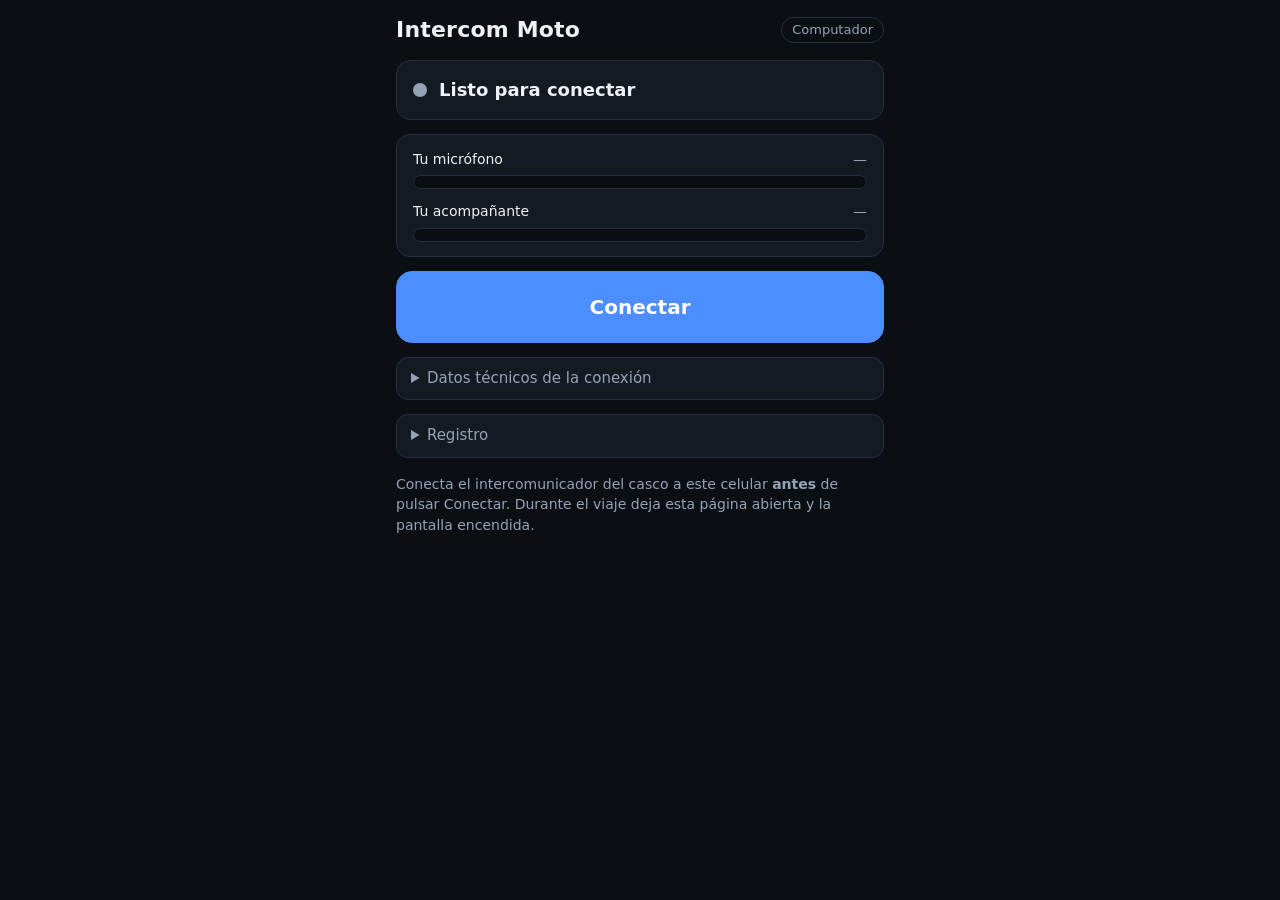
<file: index.html>
<!doctype html>
<html lang="es">
<head>
  <meta charset="utf-8">
  <meta name="viewport" content="width=device-width, initial-scale=1, viewport-fit=cover">
  <meta name="theme-color" content="#0b0f14">
  <title>Intercom Moto</title>
  <link rel="icon" href="data:image/svg+xml,%3Csvg xmlns='http://www.w3.org/2000/svg' viewBox='0 0 32 32'%3E%3Crect width='32' height='32' rx='7' fill='%234c8dff'/%3E%3Cpath d='M16 7a4 4 0 0 0-4 4v5a4 4 0 0 0 8 0v-5a4 4 0 0 0-4-4zm-7 9a7 7 0 0 0 14 0h-2a5 5 0 0 1-10 0zm6 8h2v3h-2z' fill='white'/%3E%3C/svg%3E">
  <link rel="stylesheet" href="/style.css">
</head>
<body>
  <main class="wrap">
    <header class="top">
      <h1>Intercom Moto</h1>
      <span id="device" class="chip"></span>
    </header>

    <section id="statusBox" class="status" data-kind="idle" aria-live="polite">
      <span class="dot"></span>
      <span id="status">Listo para conectar</span>
    </section>

    <div id="bgWarn" class="banner" hidden>
      <span>La página estuvo oculta o la pantalla se apagó: el audio pudo cortarse.</span>
      <button id="bgOk" type="button">Entendido</button>
    </div>

    <section class="meters">
      <div class="meter">
        <div class="meter-head"><span>Tu micrófono</span><span id="meTxt" class="muted">—</span></div>
        <div class="bar"><i id="meLevel"></i></div>
      </div>
      <div class="meter">
        <div class="meter-head"><span>Tu acompañante</span><span id="peerTxt" class="muted">—</span></div>
        <div class="bar"><i id="peerLevel"></i></div>
      </div>
    </section>

    <section class="actions">
      <button id="btnConnect" class="big primary" type="button">Conectar</button>
      <button id="btnMute" class="big" type="button" hidden>Silenciar mi micrófono</button>
      <button id="btnHangup" class="big danger" type="button" hidden>Terminar</button>
    </section>

    <details>
      <summary>Datos técnicos de la conexión</summary>
      <dl id="stats" class="stats"><dt>Estado</dt><dd>Sin conexión</dd></dl>
    </details>

    <details>
      <summary>Registro</summary>
      <pre id="log" class="log"></pre>
    </details>

    <p class="hint">Conecta el intercomunicador del casco a este celular <b>antes</b> de pulsar Conectar. Durante el viaje deja esta página abierta y la pantalla encendida.</p>
  </main>

  <audio id="remoteAudio" autoplay playsinline></audio>
  <script src="/app.js"></script>
</body>
</html>
</file>
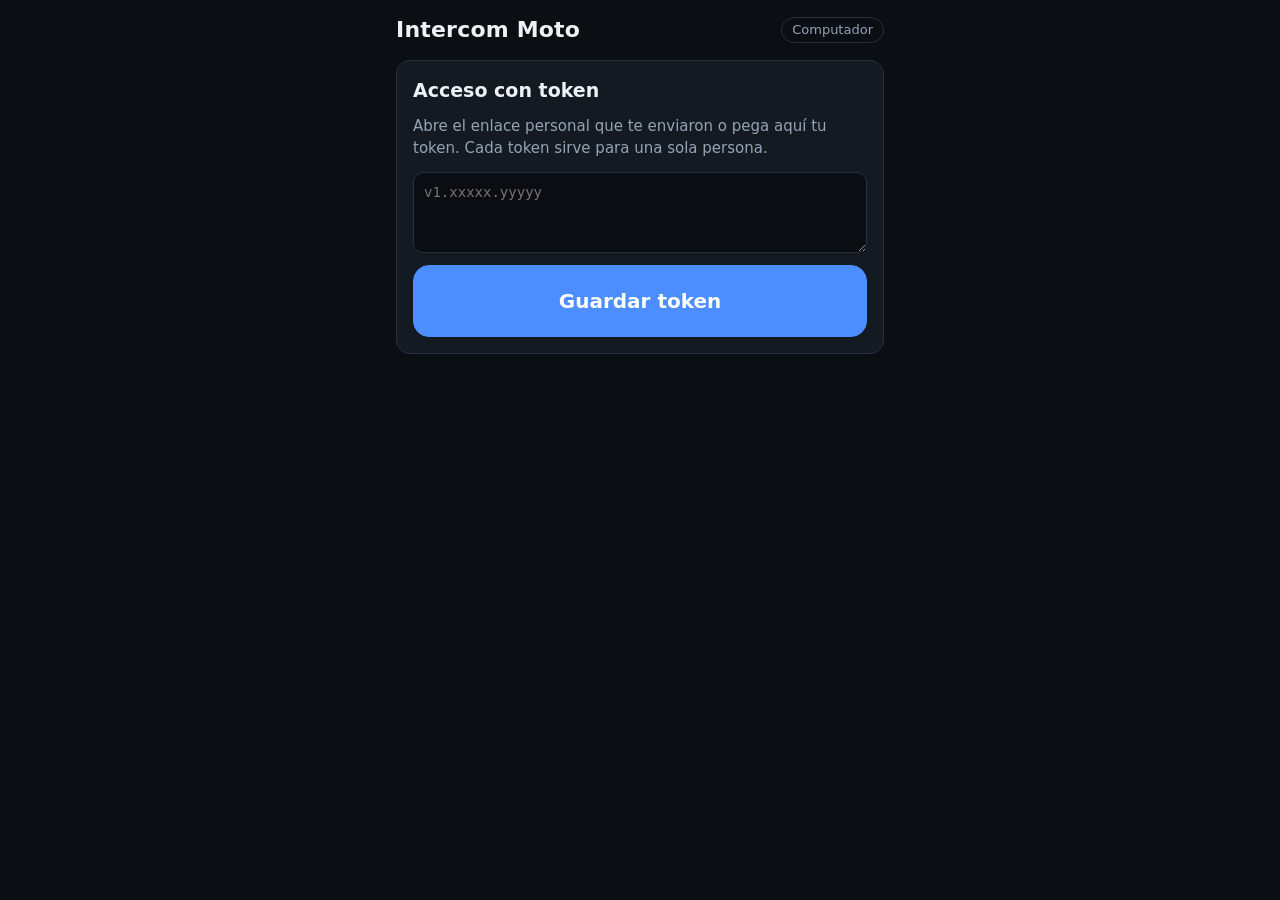
<file: docs/index.html>
<!doctype html>
<html lang="es">
<head>
  <meta charset="utf-8">
  <meta name="viewport" content="width=device-width, initial-scale=1, viewport-fit=cover">
  <meta name="theme-color" content="#0b0f14">
  <meta name="referrer" content="no-referrer">
  <title>Intercom Moto</title>
  <link rel="icon" href="data:image/svg+xml,%3Csvg xmlns='http://www.w3.org/2000/svg' viewBox='0 0 32 32'%3E%3Crect width='32' height='32' rx='7' fill='%234c8dff'/%3E%3Cpath d='M16 7a4 4 0 0 0-4 4v5a4 4 0 0 0 8 0v-5a4 4 0 0 0-4-4zm-7 9a7 7 0 0 0 14 0h-2a5 5 0 0 1-10 0zm6 8h2v3h-2z' fill='white'/%3E%3C/svg%3E">
  <link rel="stylesheet" href="style.css">
</head>
<body>
  <main class="wrap">
    <header class="top">
      <h1>Intercom Moto</h1>
      <span id="device" class="chip"></span>
    </header>

    <!-- Pantalla de acceso: se muestra si no hay token guardado -->
    <section id="tokenBox" class="panel" hidden>
      <h2>Acceso con token</h2>
      <p class="muted">Abre el enlace personal que te enviaron o pega aquí tu token. Cada token sirve para una sola persona.</p>
      <textarea id="tokenInput" rows="3" placeholder="v1.xxxxx.yyyyy" autocomplete="off" autocapitalize="off" spellcheck="false"></textarea>
      <button id="tokenSave" class="big primary" type="button">Guardar token</button>
      <p id="tokenErr" class="err" hidden></p>
    </section>

    <div id="app">
      <div id="tip" class="note" hidden></div>

      <section id="statusBox" class="status" data-kind="idle" aria-live="polite">
        <span class="dot"></span>
        <div class="status-text">
          <span id="status">Listo para conectar</span>
          <small id="substatus" hidden></small>
        </div>
      </section>

      <div id="bgReport" class="banner" data-kind="warn" hidden>
        <span id="bgText"></span>
        <button id="bgOk" type="button">OK</button>
      </div>

      <section class="meters">
        <div class="meter">
          <div class="meter-head"><span>Tu micrófono</span><span id="meTxt" class="muted">—</span></div>
          <div class="bar"><i id="meLevel"></i></div>
        </div>
        <div class="meter">
          <div class="meter-head"><span>Tu acompañante</span><span id="peerTxt" class="muted">—</span></div>
          <div class="bar"><i id="peerLevel"></i></div>
        </div>
      </section>

      <section class="actions">
        <button id="btnConnect" class="big primary" type="button">Conectar</button>
        <button id="btnMute" class="big" type="button" hidden>Silenciar mi micrófono</button>
        <button id="btnHangup" class="big danger" type="button" hidden>Terminar</button>
      </section>

      <label class="toggle">
        <input id="keepAwake" type="checkbox">
        <span>Mantener la pantalla encendida<small>Desactívalo si este celular ya pasó la prueba de pantalla bloqueada.</small></span>
      </label>

      <details>
        <summary>Datos técnicos de la conexión</summary>
        <dl id="stats" class="stats"><dt>Estado</dt><dd>Sin conexión</dd></dl>
      </details>

      <details>
        <summary>Registro</summary>
        <pre id="log" class="log"></pre>
      </details>

      <p class="hint">Conecta el intercomunicador del casco a este celular <b>antes</b> de pulsar Conectar. Usa datos móviles en los dos celulares. Puedes bloquear la pantalla, pero no cierres la pestaña. <button id="tokenForget" class="link" type="button">Cambiar token</button></p>
    </div>
  </main>

  <audio id="remoteAudio" autoplay playsinline></audio>
  <script src="config.js"></script>
  <script src="app.js"></script>
</body>
</html>
</file>
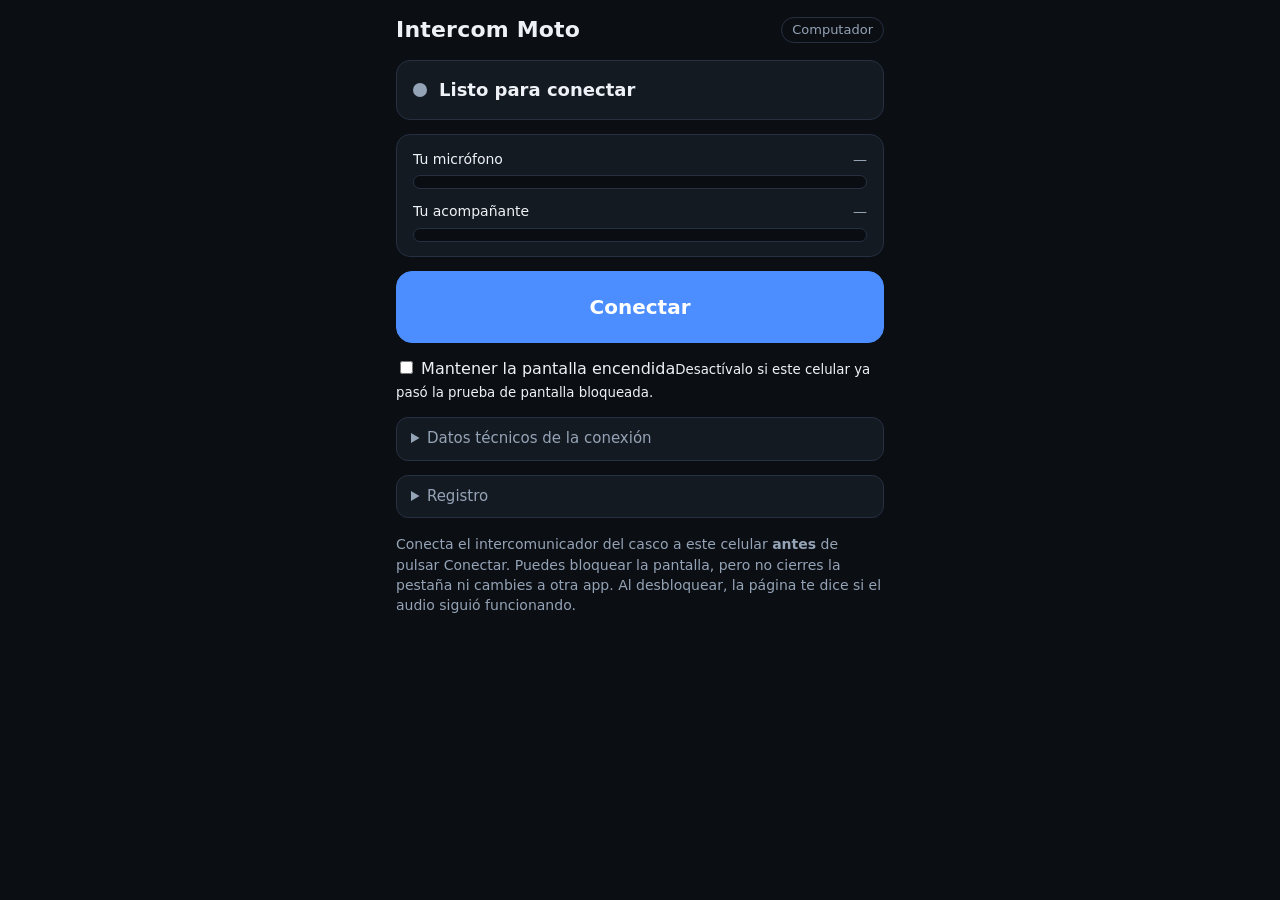
<file: public/index.html>
<!doctype html>
<html lang="es">
<head>
  <meta charset="utf-8">
  <meta name="viewport" content="width=device-width, initial-scale=1, viewport-fit=cover">
  <meta name="theme-color" content="#0b0f14">
  <title>Intercom Moto</title>
  <link rel="icon" href="data:image/svg+xml,%3Csvg xmlns='http://www.w3.org/2000/svg' viewBox='0 0 32 32'%3E%3Crect width='32' height='32' rx='7' fill='%234c8dff'/%3E%3Cpath d='M16 7a4 4 0 0 0-4 4v5a4 4 0 0 0 8 0v-5a4 4 0 0 0-4-4zm-7 9a7 7 0 0 0 14 0h-2a5 5 0 0 1-10 0zm6 8h2v3h-2z' fill='white'/%3E%3C/svg%3E">
  <link rel="stylesheet" href="/style.css">
</head>
<body>
  <main class="wrap">
    <header class="top">
      <h1>Intercom Moto</h1>
      <span id="device" class="chip"></span>
    </header>

    <div id="tip" class="note" hidden></div>

    <section id="statusBox" class="status" data-kind="idle" aria-live="polite">
      <span class="dot"></span>
      <div class="status-text">
        <span id="status">Listo para conectar</span>
        <small id="substatus" hidden></small>
      </div>
    </section>

    <div id="bgReport" class="banner" data-kind="warn" hidden>
      <span id="bgText"></span>
      <button id="bgOk" type="button">OK</button>
    </div>

    <section class="meters">
      <div class="meter">
        <div class="meter-head"><span>Tu micrófono</span><span id="meTxt" class="muted">—</span></div>
        <div class="bar"><i id="meLevel"></i></div>
      </div>
      <div class="meter">
        <div class="meter-head"><span>Tu acompañante</span><span id="peerTxt" class="muted">—</span></div>
        <div class="bar"><i id="peerLevel"></i></div>
      </div>
    </section>

    <section class="actions">
      <button id="btnConnect" class="big primary" type="button">Conectar</button>
      <button id="btnMute" class="big" type="button" hidden>Silenciar mi micrófono</button>
      <button id="btnHangup" class="big danger" type="button" hidden>Terminar</button>
    </section>

    <label class="toggle">
      <input id="keepAwake" type="checkbox">
      <span>Mantener la pantalla encendida<small>Desactívalo si este celular ya pasó la prueba de pantalla bloqueada.</small></span>
    </label>

    <details>
      <summary>Datos técnicos de la conexión</summary>
      <dl id="stats" class="stats"><dt>Estado</dt><dd>Sin conexión</dd></dl>
    </details>

    <details>
      <summary>Registro</summary>
      <pre id="log" class="log"></pre>
    </details>

    <p class="hint">Conecta el intercomunicador del casco a este celular <b>antes</b> de pulsar Conectar. Puedes bloquear la pantalla, pero no cierres la pestaña ni cambies a otra app. Al desbloquear, la página te dice si el audio siguió funcionando.</p>
  </main>

  <audio id="remoteAudio" autoplay playsinline></audio>
  <script src="/app.js"></script>
</body>
</html>
</file>
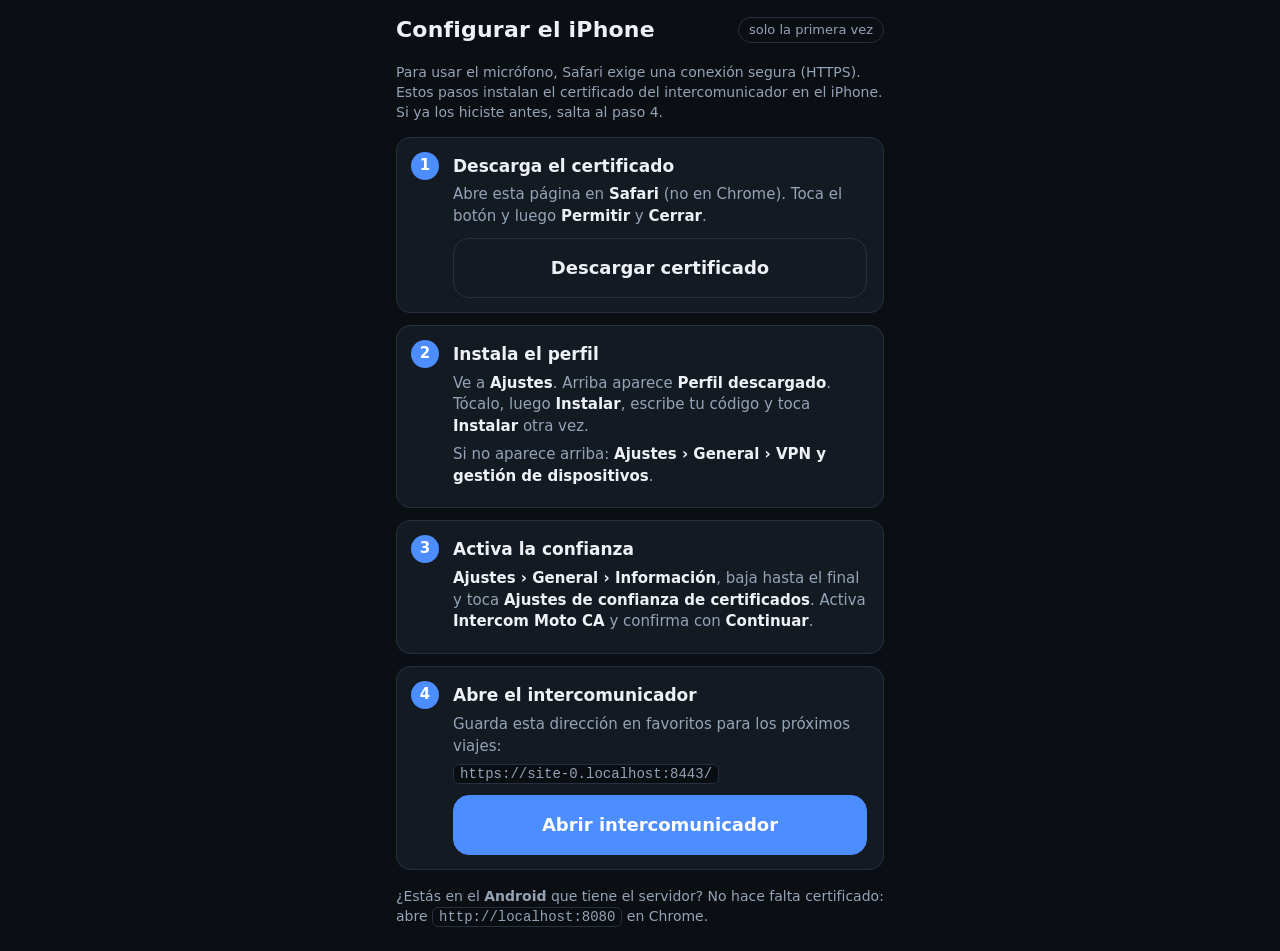
<file: setup.html>
<!doctype html>
<html lang="es">
<head>
  <meta charset="utf-8">
  <meta name="viewport" content="width=device-width, initial-scale=1, viewport-fit=cover">
  <meta name="theme-color" content="#0b0f14">
  <title>Configurar iPhone · Intercom Moto</title>
  <link rel="stylesheet" href="/style.css">
</head>
<body>
  <main class="wrap">
    <header class="top">
      <h1>Configurar el iPhone</h1>
      <span class="chip">solo la primera vez</span>
    </header>

    <p class="hint">Para usar el micrófono, Safari exige una conexión segura (HTTPS). Estos pasos instalan el certificado del intercomunicador en el iPhone. Si ya los hiciste antes, salta al paso 4.</p>

    <ol class="steps">
      <li>
        <h2>Descarga el certificado</h2>
        <p>Abre esta página en <b>Safari</b> (no en Chrome). Toca el botón y luego <b>Permitir</b> y <b>Cerrar</b>.</p>
        <a class="big" href="/ca.crt">Descargar certificado</a>
      </li>
      <li>
        <h2>Instala el perfil</h2>
        <p>Ve a <b>Ajustes</b>. Arriba aparece <b>Perfil descargado</b>. Tócalo, luego <b>Instalar</b>, escribe tu código y toca <b>Instalar</b> otra vez.</p>
        <p>Si no aparece arriba: <b>Ajustes › General › VPN y gestión de dispositivos</b>.</p>
      </li>
      <li>
        <h2>Activa la confianza</h2>
        <p><b>Ajustes › General › Información</b>, baja hasta el final y toca <b>Ajustes de confianza de certificados</b>. Activa <b>Intercom Moto CA</b> y confirma con <b>Continuar</b>.</p>
      </li>
      <li>
        <h2>Abre el intercomunicador</h2>
        <p>Guarda esta dirección en favoritos para los próximos viajes:</p>
        <p><code id="secureUrl">https://…:8443</code></p>
        <a id="secureLink" class="big primary" href="#">Abrir intercomunicador</a>
      </li>
    </ol>

    <p class="hint">¿Estás en el <b>Android</b> que tiene el servidor? No hace falta certificado: abre <code>http://localhost:8080</code> en Chrome.</p>
  </main>
  <script>
    (function () {
      var url = 'https://' + location.hostname + ':8443/';
      document.getElementById('secureUrl').textContent = url;
      document.getElementById('secureLink').href = url;
    })();
  </script>
</body>
</html>
</file>
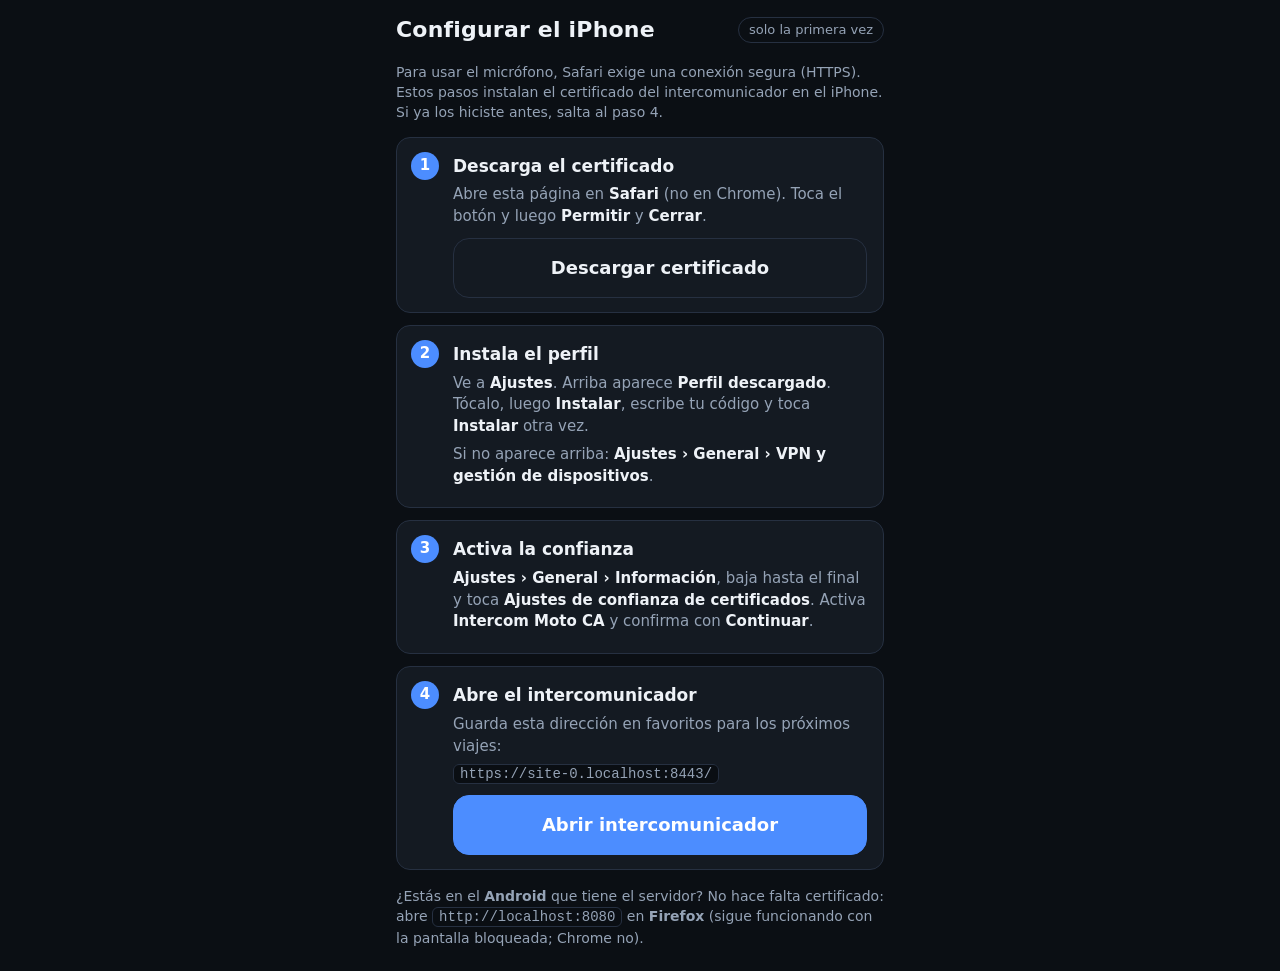
<file: public/setup.html>
<!doctype html>
<html lang="es">
<head>
  <meta charset="utf-8">
  <meta name="viewport" content="width=device-width, initial-scale=1, viewport-fit=cover">
  <meta name="theme-color" content="#0b0f14">
  <title>Configurar iPhone · Intercom Moto</title>
  <link rel="stylesheet" href="/style.css">
</head>
<body>
  <main class="wrap">
    <header class="top">
      <h1>Configurar el iPhone</h1>
      <span class="chip">solo la primera vez</span>
    </header>

    <p class="hint">Para usar el micrófono, Safari exige una conexión segura (HTTPS). Estos pasos instalan el certificado del intercomunicador en el iPhone. Si ya los hiciste antes, salta al paso 4.</p>

    <ol class="steps">
      <li>
        <h2>Descarga el certificado</h2>
        <p>Abre esta página en <b>Safari</b> (no en Chrome). Toca el botón y luego <b>Permitir</b> y <b>Cerrar</b>.</p>
        <a class="big" href="/ca.crt">Descargar certificado</a>
      </li>
      <li>
        <h2>Instala el perfil</h2>
        <p>Ve a <b>Ajustes</b>. Arriba aparece <b>Perfil descargado</b>. Tócalo, luego <b>Instalar</b>, escribe tu código y toca <b>Instalar</b> otra vez.</p>
        <p>Si no aparece arriba: <b>Ajustes › General › VPN y gestión de dispositivos</b>.</p>
      </li>
      <li>
        <h2>Activa la confianza</h2>
        <p><b>Ajustes › General › Información</b>, baja hasta el final y toca <b>Ajustes de confianza de certificados</b>. Activa <b>Intercom Moto CA</b> y confirma con <b>Continuar</b>.</p>
      </li>
      <li>
        <h2>Abre el intercomunicador</h2>
        <p>Guarda esta dirección en favoritos para los próximos viajes:</p>
        <p><code id="secureUrl">https://…:8443</code></p>
        <a id="secureLink" class="big primary" href="#">Abrir intercomunicador</a>
      </li>
    </ol>

    <p class="hint">¿Estás en el <b>Android</b> que tiene el servidor? No hace falta certificado: abre <code>http://localhost:8080</code> en <b>Firefox</b> (sigue funcionando con la pantalla bloqueada; Chrome no).</p>
  </main>
  <script>
    (function () {
      var url = 'https://' + location.hostname + ':8443/';
      document.getElementById('secureUrl').textContent = url;
      document.getElementById('secureLink').href = url;
    })();
  </script>
</body>
</html>
</file>
<file: style.css>
:root {
  --bg: #0b0f14;
  --panel: #141a22;
  --line: #263041;
  --text: #eef2f7;
  --muted: #95a3b6;
  --accent: #4c8dff;
  --ok: #2fbf71;
  --warn: #f0a93b;
  --err: #ef5b5f;
}

* { box-sizing: border-box; }

html, body {
  margin: 0;
  background: var(--bg);
  color: var(--text);
  font: 16px/1.45 system-ui, -apple-system, "Segoe UI", Roboto, sans-serif;
  -webkit-text-size-adjust: 100%;
}

.wrap {
  max-width: 520px;
  margin: 0 auto;
  padding: calc(14px + env(safe-area-inset-top)) 16px calc(24px + env(safe-area-inset-bottom));
  display: flex;
  flex-direction: column;
  gap: 14px;
}

.top { display: flex; align-items: center; justify-content: space-between; gap: 12px; }
h1 { font-size: 22px; margin: 0; letter-spacing: .2px; }
.chip {
  font-size: 13px; color: var(--muted); white-space: nowrap; flex: none;
  border: 1px solid var(--line); border-radius: 999px; padding: 3px 10px;
}

.status {
  display: flex; align-items: center; gap: 12px;
  background: var(--panel); border: 1px solid var(--line); border-radius: 14px;
  padding: 16px; font-size: 18px; font-weight: 600;
}
.status .dot { width: 14px; height: 14px; border-radius: 50%; background: var(--muted); flex: none; }
.status[data-kind="ok"] { border-color: color-mix(in srgb, var(--ok) 55%, var(--line)); }
.status[data-kind="ok"] .dot { background: var(--ok); box-shadow: 0 0 0 6px color-mix(in srgb, var(--ok) 25%, transparent); }
.status[data-kind="wait"] .dot { background: var(--accent); animation: pulse 1.2s ease-in-out infinite; }
.status[data-kind="warn"] { border-color: color-mix(in srgb, var(--warn) 55%, var(--line)); }
.status[data-kind="warn"] .dot { background: var(--warn); animation: pulse .8s ease-in-out infinite; }
.status[data-kind="err"] { border-color: color-mix(in srgb, var(--err) 60%, var(--line)); }
.status[data-kind="err"] .dot { background: var(--err); }
@keyframes pulse { 50% { opacity: .35; } }

.banner {
  display: flex; align-items: center; gap: 10px; justify-content: space-between;
  background: color-mix(in srgb, var(--warn) 18%, var(--panel));
  border: 1px solid var(--warn); border-radius: 12px; padding: 12px; font-size: 15px;
}
.banner[hidden] { display: none; }
.banner button {
  background: transparent; color: var(--text); border: 1px solid var(--text);
  border-radius: 8px; padding: 8px 10px; font: inherit; flex: none;
}

.meters { display: grid; gap: 12px; background: var(--panel); border: 1px solid var(--line); border-radius: 14px; padding: 14px 16px; }
.meter-head { display: flex; justify-content: space-between; font-size: 14px; margin-bottom: 6px; }
.muted { color: var(--muted); }
.bar { height: 14px; background: #0a0e13; border-radius: 7px; overflow: hidden; border: 1px solid var(--line); }
.bar i { display: block; height: 100%; width: 0%; background: linear-gradient(90deg, var(--ok), #9be15d 70%, var(--warn)); transition: width .15s linear; }

.actions { display: grid; gap: 12px; }
.big {
  min-height: 72px; width: 100%;
  font-family: inherit; font-weight: 700; font-size: 20px; line-height: 1.2;
  border-radius: 16px; border: 1px solid var(--line);
  background: var(--panel); color: var(--text);
  touch-action: manipulation; -webkit-tap-highlight-color: transparent;
}
.big[hidden] { display: none; }
.big:active { transform: scale(.985); }
.big:disabled { opacity: .55; }
.primary { background: var(--accent); border-color: var(--accent); color: #fff; }
.danger { background: transparent; border-color: var(--err); color: var(--err); }
.big.is-muted { background: var(--err); border-color: var(--err); color: #fff; }

details { background: var(--panel); border: 1px solid var(--line); border-radius: 12px; padding: 10px 14px; }
summary { cursor: pointer; color: var(--muted); font-size: 15px; }
.stats { display: grid; grid-template-columns: max-content 1fr; gap: 6px 14px; margin: 12px 0 4px; font-size: 14px; }
.stats dt { color: var(--muted); }
.stats dd { margin: 0; font-variant-numeric: tabular-nums; word-break: break-all; }
.log {
  margin: 10px 0 0; max-height: 240px; overflow: auto;
  font: 12px/1.45 ui-monospace, SFMono-Regular, Menlo, monospace; color: var(--muted);
  white-space: pre-wrap; word-break: break-word;
}

.hint { color: var(--muted); font-size: 14px; margin: 2px 0 0; }

/* Página de configuración del iPhone */
.steps { display: grid; gap: 12px; padding: 0; margin: 0; list-style: none; counter-reset: s; }
.steps li { background: var(--panel); border: 1px solid var(--line); border-radius: 14px; padding: 14px 16px 14px 56px; position: relative; }
.steps li::before {
  counter-increment: s; content: counter(s);
  position: absolute; left: 14px; top: 14px; width: 28px; height: 28px; border-radius: 50%;
  display: grid; place-items: center; background: var(--accent); color: #fff; font-weight: 700; font-size: 15px;
}
.steps h2 { font-size: 17px; margin: 2px 0 6px; }
.steps p { margin: 6px 0; color: var(--muted); font-size: 15px; }
.steps b { color: var(--text); }
a.big { display: grid; place-items: center; text-decoration: none; margin-top: 10px; min-height: 60px; font-size: 18px; }
code { background: #0a0e13; border: 1px solid var(--line); border-radius: 6px; padding: 1px 6px; font-size: 14px; word-break: break-all; }
</file>
<file: docs/style.css>
:root {
  --bg: #0b0f14;
  --panel: #141a22;
  --line: #263041;
  --text: #eef2f7;
  --muted: #95a3b6;
  --accent: #4c8dff;
  --ok: #2fbf71;
  --warn: #f0a93b;
  --err: #ef5b5f;
}

* { box-sizing: border-box; }

html, body {
  margin: 0;
  background: var(--bg);
  color: var(--text);
  font: 16px/1.45 system-ui, -apple-system, "Segoe UI", Roboto, sans-serif;
  -webkit-text-size-adjust: 100%;
}

.wrap {
  max-width: 520px;
  margin: 0 auto;
  padding: calc(14px + env(safe-area-inset-top)) 16px calc(24px + env(safe-area-inset-bottom));
  display: flex;
  flex-direction: column;
  gap: 14px;
}

.top { display: flex; align-items: center; justify-content: space-between; gap: 12px; }
h1 { font-size: 22px; margin: 0; letter-spacing: .2px; }
.chip {
  font-size: 13px; color: var(--muted); white-space: nowrap; flex: none;
  border: 1px solid var(--line); border-radius: 999px; padding: 3px 10px;
}

.status {
  display: flex; align-items: center; gap: 12px;
  background: var(--panel); border: 1px solid var(--line); border-radius: 14px;
  padding: 16px; font-size: 18px; font-weight: 600;
}
.status .dot { width: 14px; height: 14px; border-radius: 50%; background: var(--muted); flex: none; }
.status[data-kind="ok"] { border-color: color-mix(in srgb, var(--ok) 55%, var(--line)); }
.status[data-kind="ok"] .dot { background: var(--ok); box-shadow: 0 0 0 6px color-mix(in srgb, var(--ok) 25%, transparent); }
.status[data-kind="wait"] .dot { background: var(--accent); animation: pulse 1.2s ease-in-out infinite; }
.status[data-kind="warn"] { border-color: color-mix(in srgb, var(--warn) 55%, var(--line)); }
.status[data-kind="warn"] .dot { background: var(--warn); animation: pulse .8s ease-in-out infinite; }
.status[data-kind="err"] { border-color: color-mix(in srgb, var(--err) 60%, var(--line)); }
.status[data-kind="err"] .dot { background: var(--err); }
@keyframes pulse { 50% { opacity: .35; } }

.status-text { display: flex; flex-direction: column; gap: 4px; min-width: 0; }
.status-text small { font-size: 14px; font-weight: 500; color: var(--muted); }
.status-text small[hidden] { display: none; }

.note {
  border-radius: 12px; padding: 12px 14px; font-size: 14px; line-height: 1.4;
  border: 1px solid var(--line); background: var(--panel); color: var(--muted);
}
.note b { color: var(--text); }
.note[hidden] { display: none; }
.note[data-kind="warn"] { border-color: var(--warn); background: color-mix(in srgb, var(--warn) 12%, var(--panel)); }
.note[data-kind="ok"] { border-color: var(--ok); background: color-mix(in srgb, var(--ok) 12%, var(--panel)); }

.banner {
  display: flex; align-items: center; gap: 10px; justify-content: space-between;
  background: color-mix(in srgb, var(--warn) 18%, var(--panel));
  border: 1px solid var(--warn); border-radius: 12px; padding: 12px; font-size: 15px;
}
.banner[data-kind="ok"] { background: color-mix(in srgb, var(--ok) 16%, var(--panel)); border-color: var(--ok); }

.toggle {
  display: flex; align-items: flex-start; gap: 12px; cursor: pointer;
  background: var(--panel); border: 1px solid var(--line); border-radius: 12px; padding: 14px;
}
.toggle input { width: 24px; height: 24px; margin: 0; flex: none; accent-color: var(--accent); }
.toggle span { display: flex; flex-direction: column; gap: 3px; font-size: 16px; }
.toggle small { color: var(--muted); font-size: 13px; }
.banner[hidden] { display: none; }
.banner button {
  background: transparent; color: var(--text); border: 1px solid var(--text);
  border-radius: 8px; padding: 8px 10px; font: inherit; flex: none;
}

.meters { display: grid; gap: 12px; background: var(--panel); border: 1px solid var(--line); border-radius: 14px; padding: 14px 16px; }
.meter-head { display: flex; justify-content: space-between; font-size: 14px; margin-bottom: 6px; }
.muted { color: var(--muted); }
.bar { height: 14px; background: #0a0e13; border-radius: 7px; overflow: hidden; border: 1px solid var(--line); }
.bar i { display: block; height: 100%; width: 0%; background: linear-gradient(90deg, var(--ok), #9be15d 70%, var(--warn)); transition: width .15s linear; }

.actions { display: grid; gap: 12px; }
.big {
  min-height: 72px; width: 100%;
  font-family: inherit; font-weight: 700; font-size: 20px; line-height: 1.2;
  border-radius: 16px; border: 1px solid var(--line);
  background: var(--panel); color: var(--text);
  touch-action: manipulation; -webkit-tap-highlight-color: transparent;
}
.big[hidden] { display: none; }
.big:active { transform: scale(.985); }
.big:disabled { opacity: .55; }
.primary { background: var(--accent); border-color: var(--accent); color: #fff; }
.danger { background: transparent; border-color: var(--err); color: var(--err); }
.big.is-muted { background: var(--err); border-color: var(--err); color: #fff; }

details { background: var(--panel); border: 1px solid var(--line); border-radius: 12px; padding: 10px 14px; }
summary { cursor: pointer; color: var(--muted); font-size: 15px; }
.stats { display: grid; grid-template-columns: max-content 1fr; gap: 6px 14px; margin: 12px 0 4px; font-size: 14px; }
.stats dt { color: var(--muted); }
.stats dd { margin: 0; font-variant-numeric: tabular-nums; word-break: break-all; }
.log {
  margin: 10px 0 0; max-height: 240px; overflow: auto;
  font: 12px/1.45 ui-monospace, SFMono-Regular, Menlo, monospace; color: var(--muted);
  white-space: pre-wrap; word-break: break-word;
}

.hint { color: var(--muted); font-size: 14px; margin: 2px 0 0; }

/* Página de configuración del iPhone */
.steps { display: grid; gap: 12px; padding: 0; margin: 0; list-style: none; counter-reset: s; }
.steps li { background: var(--panel); border: 1px solid var(--line); border-radius: 14px; padding: 14px 16px 14px 56px; position: relative; }
.steps li::before {
  counter-increment: s; content: counter(s);
  position: absolute; left: 14px; top: 14px; width: 28px; height: 28px; border-radius: 50%;
  display: grid; place-items: center; background: var(--accent); color: #fff; font-weight: 700; font-size: 15px;
}
.steps h2 { font-size: 17px; margin: 2px 0 6px; }
.steps p { margin: 6px 0; color: var(--muted); font-size: 15px; }
.steps b { color: var(--text); }
a.big { display: grid; place-items: center; text-decoration: none; margin-top: 10px; min-height: 60px; font-size: 18px; }
code { background: #0a0e13; border: 1px solid var(--line); border-radius: 6px; padding: 1px 6px; font-size: 14px; word-break: break-all; }

/* Modo nube: acceso con token */
.panel { background: var(--panel); border: 1px solid var(--line); border-radius: 14px; padding: 16px; display: grid; gap: 12px; }
.panel[hidden], #app[hidden] { display: none; }
#app { display: flex; flex-direction: column; gap: 14px; }
.panel h2 { margin: 0; font-size: 19px; }
.panel p { margin: 0; font-size: 15px; }
textarea {
  width: 100%; background: #0a0e13; color: var(--text); border: 1px solid var(--line); border-radius: 10px;
  padding: 10px; font: 14px/1.4 ui-monospace, SFMono-Regular, Menlo, monospace; resize: vertical;
}
.err { color: var(--err); font-size: 14px; }
.err[hidden] { display: none; }
button.link { background: none; border: 0; color: var(--accent); font: inherit; padding: 0; text-decoration: underline; cursor: pointer; }
</file>
